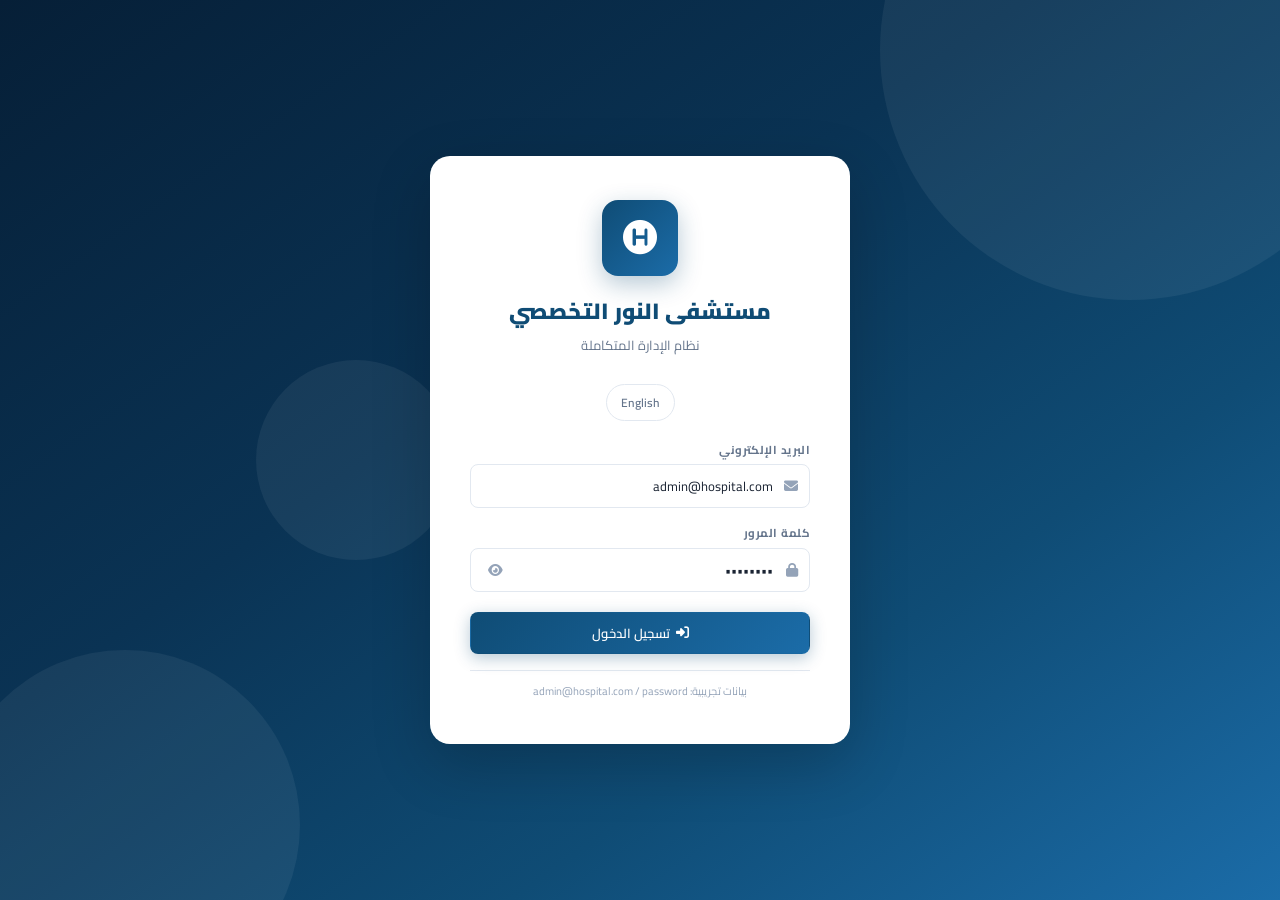
<file: hospital-frontend/html/index.html>
<!DOCTYPE html>
<html lang="ar" dir="rtl" data-lang="ar">
<head>
<meta charset="UTF-8">
<meta name="viewport" content="width=device-width, initial-scale=1.0">
<title data-ar="مستشفى النور التخصصي" data-en="Al-Nour Specialist Hospital">مستشفى النور التخصصي</title>
<link rel="preconnect" href="https://fonts.googleapis.com">
<link href="https://fonts.googleapis.com/css2?family=Cairo:wght@300;400;500;600;700;900&family=Tajawal:wght@300;400;500;700&family=Inter:wght@300;400;500;600;700&display=swap" rel="stylesheet">
<link rel="stylesheet" href="https://cdnjs.cloudflare.com/ajax/libs/font-awesome/6.5.0/css/all.min.css">
<link rel="stylesheet" href="../css/style.css">
<link rel="stylesheet" href="../css/components.css">
<link rel="stylesheet" href="../css/rtl.css">
</head>
<body>

<!-- TOAST NOTIFICATIONS -->
<div class="toast-container" id="toasts"></div>

<!-- ====== LOGIN PAGE ====== -->
<div id="loginPage">
  <div class="login-bg">
    <div class="login-shapes">
      <div class="shape shape-1"></div>
      <div class="shape shape-2"></div>
      <div class="shape shape-3"></div>
    </div>
    <div class="login-card">
      <div class="login-header">
        <div class="login-logo">
          <i class="fas fa-hospital-symbol"></i>
        </div>
        <h1 class="login-title" data-ar="مستشفى النور التخصصي" data-en="Al-Nour Specialist Hospital">مستشفى النور التخصصي</h1>
        <p class="login-sub" data-ar="نظام الإدارة المتكاملة" data-en="Integrated Management System">نظام الإدارة المتكاملة</p>
      </div>

      <div class="lang-toggle-wrap">
        <button class="lang-toggle" onclick="toggleLang()" id="langBtn">
          <i class="fas fa-globe"></i>
          <span id="langLabel">English</span>
        </button>
      </div>

      <div id="loginAlert"></div>

      <div class="login-form">
        <div class="form-group">
          <label class="form-label" data-ar="البريد الإلكتروني" data-en="Email Address">البريد الإلكتروني</label>
          <div class="input-icon-wrap">
            <i class="fas fa-envelope input-icon"></i>
            <input type="email" id="loginEmail" class="has-icon" placeholder="admin@hospital.com" value="admin@hospital.com">
          </div>
        </div>
        <div class="form-group">
          <label class="form-label" data-ar="كلمة المرور" data-en="Password">كلمة المرور</label>
          <div class="input-icon-wrap">
            <i class="fas fa-lock input-icon"></i>
            <input type="password" id="loginPassword" class="has-icon" placeholder="••••••••" value="password">
            <button class="toggle-pw" onclick="togglePw()" type="button"><i class="fas fa-eye" id="pwEye"></i></button>
          </div>
        </div>
        <button class="btn btn-login" id="loginBtn" onclick="doLogin()">
          <i class="fas fa-sign-in-alt"></i>
          <span data-ar="تسجيل الدخول" data-en="Sign In">تسجيل الدخول</span>
        </button>
      </div>

      <div class="login-demo">
        <span data-ar="بيانات تجريبية:" data-en="Demo credentials:">بيانات تجريبية:</span>
        admin@hospital.com / password
      </div>
    </div>
  </div>
</div>

<!-- ====== APP ====== -->
<div id="appPage" style="display:none">

  <!-- SIDEBAR -->
  <aside class="sidebar" id="sidebar">
    <div class="sidebar-logo">
      <div class="logo-icon"><i class="fas fa-hospital-symbol"></i></div>
      <div class="logo-text">
        <span class="logo-name" data-ar="النور التخصصي" data-en="Al-Nour Hospital">النور التخصصي</span>
        <span class="logo-sub" data-ar="نظام الإدارة" data-en="Management System">نظام الإدارة</span>
      </div>
    </div>

    <nav class="sidebar-nav">
      <span class="nav-label" data-ar="الرئيسية" data-en="Main">الرئيسية</span>
      <a class="nav-item active" data-page="dashboard" onclick="showPage('dashboard')">
        <span class="nav-icon"><i class="fas fa-chart-pie"></i></span>
        <span data-ar="لوحة التحكم" data-en="Dashboard">لوحة التحكم</span>
      </a>

      <span class="nav-label" data-ar="إدارة المستشفى" data-en="Hospital Management">إدارة المستشفى</span>
      <a class="nav-item" data-page="appointments" onclick="showPage('appointments')">
        <span class="nav-icon"><i class="fas fa-calendar-check"></i></span>
        <span data-ar="المواعيد" data-en="Appointments">المواعيد</span>
        <span class="nav-badge" id="pendingBadge" style="display:none"></span>
      </a>
      <a class="nav-item" data-page="patients" onclick="showPage('patients')">
        <span class="nav-icon"><i class="fas fa-user-injured"></i></span>
        <span data-ar="المرضى" data-en="Patients">المرضى</span>
      </a>
      <a class="nav-item" data-page="doctors" onclick="showPage('doctors')">
        <span class="nav-icon"><i class="fas fa-user-md"></i></span>
        <span data-ar="الأطباء" data-en="Doctors">الأطباء</span>
      </a>
      <a class="nav-item" data-page="departments" onclick="showPage('departments')">
        <span class="nav-icon"><i class="fas fa-hospital-alt"></i></span>
        <span data-ar="الأقسام" data-en="Departments">الأقسام</span>
      </a>

      <span class="nav-label" data-ar="التواصل والمحتوى" data-en="Communication">التواصل والمحتوى</span>
      <a class="nav-item" data-page="messages" onclick="showPage('messages')">
        <span class="nav-icon"><i class="fas fa-envelope"></i></span>
        <span data-ar="الرسائل" data-en="Messages">الرسائل</span>
        <span class="nav-badge danger" id="msgBadge" style="display:none"></span>
      </a>
      <a class="nav-item" data-page="news" onclick="showPage('news')">
        <span class="nav-icon"><i class="fas fa-newspaper"></i></span>
        <span data-ar="الأخبار" data-en="News">الأخبار</span>
      </a>
    </nav>

    <div class="sidebar-footer">
      <div class="user-card">
        <div class="user-avatar" id="userAvatar">A</div>
        <div class="user-info">
          <div class="user-name" id="userName">—</div>
          <div class="user-role" id="userRole">—</div>
        </div>
        <button class="btn-logout" onclick="doLogout()" title="Logout">
          <i class="fas fa-sign-out-alt"></i>
        </button>
      </div>
    </div>
  </aside>

  <!-- MAIN -->
  <main class="main" id="mainContent">

    <!-- TOPBAR -->
    <header class="topbar">
      <button class="sidebar-toggle" onclick="toggleSidebar()" id="sidebarToggle">
        <i class="fas fa-bars"></i>
      </button>

      <div class="topbar-title-wrap">
        <h1 class="topbar-title" id="pageTitle">لوحة التحكم</h1>
        <p class="topbar-sub" id="pageSubtitle"></p>
      </div>

      <div class="topbar-right">
        <button class="topbar-btn" onclick="toggleLang()" title="Switch Language">
          <i class="fas fa-globe"></i>
          <span class="topbar-lang" id="topLangLabel">EN</span>
        </button>
        <button class="topbar-btn" onclick="refreshCurrent()">
          <i class="fas fa-sync-alt" id="refreshIcon"></i>
        </button>
        <div class="topbar-user-mini">
          <div class="user-avatar sm" id="topUserAvatar">A</div>
        </div>
      </div>
    </header>

    <!-- PAGES CONTAINER -->
    <div class="page-container">

      <!-- ===== DASHBOARD ===== -->
      <section id="page-dashboard" class="page active">
        <div class="stats-grid" id="statsGrid">
          <div class="stat-card blue" onclick="showPage('patients')">
            <div class="stat-top">
              <div class="stat-icon"><i class="fas fa-users"></i></div>
              <div class="stat-value" id="s-patients"><div class="skeleton w60"></div></div>
            </div>
            <div class="stat-label" data-ar="إجمالي المرضى" data-en="Total Patients">إجمالي المرضى</div>
          </div>
          <div class="stat-card teal" onclick="showPage('doctors')">
            <div class="stat-top">
              <div class="stat-icon"><i class="fas fa-user-md"></i></div>
              <div class="stat-value" id="s-doctors"><div class="skeleton w60"></div></div>
            </div>
            <div class="stat-label" data-ar="الأطباء النشطين" data-en="Active Doctors">الأطباء النشطين</div>
          </div>
          <div class="stat-card amber" onclick="showPage('appointments')">
            <div class="stat-top">
              <div class="stat-icon"><i class="fas fa-calendar-day"></i></div>
              <div class="stat-value" id="s-today"><div class="skeleton w60"></div></div>
            </div>
            <div class="stat-label" data-ar="مواعيد اليوم" data-en="Today's Appointments">مواعيد اليوم</div>
          </div>
          <div class="stat-card pink" onclick="showPage('appointments')">
            <div class="stat-top">
              <div class="stat-icon"><i class="fas fa-clock"></i></div>
              <div class="stat-value" id="s-pending"><div class="skeleton w60"></div></div>
            </div>
            <div class="stat-label" data-ar="مواعيد معلقة" data-en="Pending Appointments">مواعيد معلقة</div>
          </div>
          <div class="stat-card purple" onclick="">
            <div class="stat-top">
              <div class="stat-icon"><i class="fas fa-bed"></i></div>
              <div class="stat-value" id="s-rooms"><div class="skeleton w60"></div></div>
            </div>
            <div class="stat-label" data-ar="غرف مشغولة" data-en="Occupied Rooms">غرف مشغولة</div>
          </div>
          <div class="stat-card red" onclick="showPage('messages')">
            <div class="stat-top">
              <div class="stat-icon"><i class="fas fa-envelope"></i></div>
              <div class="stat-value" id="s-msgs"><div class="skeleton w60"></div></div>
            </div>
            <div class="stat-label" data-ar="رسائل جديدة" data-en="New Messages">رسائل جديدة</div>
          </div>
          <div class="stat-card green" onclick="showPage('departments')">
            <div class="stat-top">
              <div class="stat-icon"><i class="fas fa-hospital-alt"></i></div>
              <div class="stat-value" id="s-depts"><div class="skeleton w60"></div></div>
            </div>
            <div class="stat-label" data-ar="الأقسام النشطة" data-en="Active Departments">الأقسام النشطة</div>
          </div>
        </div>

        <div class="dash-grid">
          <div class="card">
            <div class="card-header">
              <div class="card-title">
                <i class="fas fa-calendar-check accent-icon"></i>
                <span data-ar="آخر المواعيد" data-en="Recent Appointments">آخر المواعيد</span>
              </div>
              <button class="btn btn-sm btn-ghost" onclick="showPage('appointments')" data-ar="عرض الكل" data-en="View All">عرض الكل</button>
            </div>
            <div id="dashAppts" class="dash-list"></div>
          </div>

          <div class="card">
            <div class="card-header">
              <div class="card-title">
                <i class="fas fa-user-md accent-icon"></i>
                <span data-ar="أطباء المناوبة" data-en="On-Duty Doctors">أطباء المناوبة</span>
              </div>
              <button class="btn btn-sm btn-ghost" onclick="showPage('doctors')" data-ar="عرض الكل" data-en="View All">عرض الكل</button>
            </div>
            <div id="dashDoctors" class="dash-list"></div>
          </div>
        </div>

        <div class="card mt-20">
          <div class="card-header">
            <div class="card-title">
              <i class="fas fa-envelope accent-icon"></i>
              <span data-ar="آخر الرسائل" data-en="Recent Messages">آخر الرسائل</span>
            </div>
            <button class="btn btn-sm btn-ghost" onclick="showPage('messages')" data-ar="عرض الكل" data-en="View All">عرض الكل</button>
          </div>
          <div id="dashMsgs" class="msg-list"></div>
        </div>
      </section>

      <!-- ===== APPOINTMENTS ===== -->
      <section id="page-appointments" class="page">
        <div class="toolbar">
          <div class="toolbar-right">
            <div class="search-wrap">
              <i class="fas fa-search"></i>
              <input type="text" id="apptSearch" data-ar-placeholder="بحث..." data-en-placeholder="Search..." placeholder="بحث..." oninput="filterAppointments()">
            </div>
            <select id="apptStatus" onchange="loadAppointments()">
              <option value="" data-ar="كل الحالات" data-en="All Statuses">كل الحالات</option>
              <option value="pending" data-ar="معلق" data-en="Pending">معلق</option>
              <option value="confirmed" data-ar="مؤكد" data-en="Confirmed">مؤكد</option>
              <option value="completed" data-ar="مكتمل" data-en="Completed">مكتمل</option>
              <option value="cancelled" data-ar="ملغي" data-en="Cancelled">ملغي</option>
            </select>
            <input type="date" id="apptDate" onchange="loadAppointments()">
          </div>
          <button class="btn btn-primary" onclick="openModal('modalNewAppt')">
            <i class="fas fa-plus"></i>
            <span data-ar="موعد جديد" data-en="New Appointment">موعد جديد</span>
          </button>
        </div>

        <div class="card">
          <div class="card-header">
            <div class="card-title">
              <span data-ar="جدول المواعيد" data-en="Appointments Schedule">جدول المواعيد</span>
              <span class="count-badge" id="apptCount"></span>
            </div>
          </div>
          <div class="table-wrap">
            <table id="apptTableEl">
              <thead>
                <tr>
                  <th data-ar="#" data-en="#">#</th>
                  <th data-ar="المريض/الزائر" data-en="Patient/Guest">المريض/الزائر</th>
                  <th data-ar="الطبيب" data-en="Doctor">الطبيب</th>
                  <th data-ar="القسم" data-en="Dept.">القسم</th>
                  <th data-ar="التاريخ" data-en="Date">التاريخ</th>
                  <th data-ar="الوقت" data-en="Time">الوقت</th>
                  <th data-ar="الحالة" data-en="Status">الحالة</th>
                  <th data-ar="النوع" data-en="Type">النوع</th>
                  <th data-ar="إجراءات" data-en="Actions">إجراءات</th>
                </tr>
              </thead>
              <tbody id="apptTable">
                <tr><td colspan="9" class="loading-cell"><div class="spinner"></div></td></tr>
              </tbody>
            </table>
          </div>
        </div>
      </section>

      <!-- ===== PATIENTS ===== -->
      <section id="page-patients" class="page">
        <div class="toolbar">
          <div class="toolbar-right">
            <div class="search-wrap">
              <i class="fas fa-search"></i>
              <input type="text" id="patSearch" data-ar-placeholder="بحث بالاسم أو الهاتف..." data-en-placeholder="Search by name or phone..." placeholder="بحث بالاسم أو الهاتف..." oninput="searchPatients()">
            </div>
          </div>
          <button class="btn btn-primary" onclick="openModal('modalNewPatient')">
            <i class="fas fa-user-plus"></i>
            <span data-ar="إضافة مريض" data-en="Add Patient">إضافة مريض</span>
          </button>
        </div>

        <div class="card">
          <div class="card-header">
            <div class="card-title">
              <span data-ar="سجل المرضى" data-en="Patient Registry">سجل المرضى</span>
              <span class="count-badge" id="patCount"></span>
            </div>
          </div>
          <div class="table-wrap">
            <table>
              <thead>
                <tr>
                  <th data-ar="#" data-en="#">#</th>
                  <th data-ar="الاسم" data-en="Name">الاسم</th>
                  <th data-ar="الجنس" data-en="Gender">الجنس</th>
                  <th data-ar="فصيلة الدم" data-en="Blood Type">فصيلة الدم</th>
                  <th data-ar="الهاتف" data-en="Phone">الهاتف</th>
                  <th data-ar="تاريخ الميلاد" data-en="Date of Birth">تاريخ الميلاد</th>
                  <th data-ar="تاريخ التسجيل" data-en="Registration">تاريخ التسجيل</th>
                  <th data-ar="إجراءات" data-en="Actions">إجراءات</th>
                </tr>
              </thead>
              <tbody id="patTable">
                <tr><td colspan="8" class="loading-cell"><div class="spinner"></div></td></tr>
              </tbody>
            </table>
          </div>
        </div>
      </section>

      <!-- ===== DOCTORS ===== -->
      <section id="page-doctors" class="page">
        <div class="toolbar">
          <div class="toolbar-right">
            <div class="search-wrap">
              <i class="fas fa-search"></i>
              <input type="text" id="docSearch" data-ar-placeholder="بحث بالاسم أو التخصص..." data-en-placeholder="Search by name or specialty..." placeholder="بحث..." oninput="searchDoctors()">
            </div>
            <select id="docDeptFilter" onchange="loadDoctors()">
              <option value="" data-ar="كل الأقسام" data-en="All Departments">كل الأقسام</option>
            </select>
          </div>
        </div>
        <div id="docGrid" class="doc-grid">
          <div class="empty-full"><div class="spinner"></div></div>
        </div>
      </section>

      <!-- ===== DEPARTMENTS ===== -->
      <section id="page-departments" class="page">
        <div id="deptGrid" class="dept-grid">
          <div class="empty-full"><div class="spinner"></div></div>
        </div>
      </section>

      <!-- ===== MESSAGES ===== -->
      <section id="page-messages" class="page">
        <div class="toolbar">
          <div class="toolbar-right">
            <select id="msgStatus" onchange="loadMessages()">
              <option value="" data-ar="كل الرسائل" data-en="All Messages">كل الرسائل</option>
              <option value="new" data-ar="جديدة" data-en="New">جديدة</option>
              <option value="read" data-ar="مقروءة" data-en="Read">مقروءة</option>
              <option value="replied" data-ar="تم الرد" data-en="Replied">تم الرد</option>
            </select>
          </div>
        </div>
        <div class="card">
          <div class="card-header">
            <div class="card-title">
              <span data-ar="رسائل التواصل" data-en="Contact Messages">رسائل التواصل</span>
            </div>
          </div>
          <div class="table-wrap">
            <table>
              <thead>
                <tr>
                  <th data-ar="#" data-en="#">#</th>
                  <th data-ar="المرسل" data-en="Sender">المرسل</th>
                  <th data-ar="البريد" data-en="Email">البريد</th>
                  <th data-ar="الموضوع" data-en="Subject">الموضوع</th>
                  <th data-ar="الرسالة" data-en="Message">الرسالة</th>
                  <th data-ar="الحالة" data-en="Status">الحالة</th>
                  <th data-ar="التاريخ" data-en="Date">التاريخ</th>
                  <th data-ar="إجراءات" data-en="Actions">إجراءات</th>
                </tr>
              </thead>
              <tbody id="msgTable">
                <tr><td colspan="8" class="loading-cell"><div class="spinner"></div></td></tr>
              </tbody>
            </table>
          </div>
        </div>
      </section>

      <!-- ===== NEWS ===== -->
      <section id="page-news" class="page">
        <div class="toolbar" style="justify-content:flex-end">
          <button class="btn btn-primary" onclick="openModal('modalNewNews')">
            <i class="fas fa-plus"></i>
            <span data-ar="خبر جديد" data-en="New Article">خبر جديد</span>
          </button>
        </div>
        <div id="newsGrid" class="news-grid">
          <div class="empty-full"><div class="spinner"></div></div>
        </div>
      </section>

    </div><!-- /page-container -->
  </main>
</div><!-- /appPage -->

<!-- ====== MODALS ====== -->

<!-- NEW APPOINTMENT -->
<div class="modal-overlay" id="modalNewAppt">
  <div class="modal">
    <div class="modal-header">
      <h2 class="modal-title"><i class="fas fa-calendar-plus"></i> <span data-ar="حجز موعد جديد" data-en="Book New Appointment">حجز موعد جديد</span></h2>
      <button class="modal-close" onclick="closeModal('modalNewAppt')"><i class="fas fa-times"></i></button>
    </div>
    <div class="modal-body">
      <div class="form-grid">
        <div class="form-group">
          <label class="form-label" data-ar="الطبيب *" data-en="Doctor *">الطبيب *</label>
          <select id="apptDoctorId"><option value="" data-ar="اختر الطبيب..." data-en="Select Doctor...">اختر الطبيب...</option></select>
        </div>
        <div class="form-group">
          <label class="form-label" data-ar="القسم" data-en="Department">القسم</label>
          <select id="apptDeptId"><option value="" data-ar="اختر القسم..." data-en="Select Department...">اختر القسم...</option></select>
        </div>
        <div class="form-group">
          <label class="form-label" data-ar="التاريخ *" data-en="Date *">التاريخ *</label>
          <input type="date" id="apptDateNew">
        </div>
        <div class="form-group">
          <label class="form-label" data-ar="الوقت *" data-en="Time *">الوقت *</label>
          <input type="time" id="apptTimeNew">
        </div>
        <div class="form-group">
          <label class="form-label" data-ar="نوع الزيارة" data-en="Visit Type">نوع الزيارة</label>
          <select id="apptType">
            <option value="new" data-ar="زيارة جديدة" data-en="New Visit">زيارة جديدة</option>
            <option value="follow_up" data-ar="متابعة" data-en="Follow-up">متابعة</option>
          </select>
        </div>
        <div class="form-group">
          <label class="form-label" data-ar="اسم الزائر *" data-en="Guest Name *">اسم الزائر *</label>
          <input type="text" id="apptGuestName" data-ar-placeholder="الاسم بالكامل" data-en-placeholder="Full Name" placeholder="الاسم بالكامل">
        </div>
        <div class="form-group">
          <label class="form-label" data-ar="هاتف الزائر *" data-en="Guest Phone *">هاتف الزائر *</label>
          <input type="tel" id="apptGuestPhone" placeholder="05xxxxxxxx">
        </div>
        <div class="form-group full">
          <label class="form-label" data-ar="ملاحظات" data-en="Notes">ملاحظات</label>
          <textarea id="apptNotes" data-ar-placeholder="أي معلومات إضافية..." data-en-placeholder="Any additional information..." placeholder="ملاحظات..."></textarea>
        </div>
      </div>
    </div>
    <div class="modal-footer">
      <button class="btn btn-ghost" onclick="closeModal('modalNewAppt')" data-ar="إلغاء" data-en="Cancel">إلغاء</button>
      <button class="btn btn-primary" onclick="createAppointment()"><i class="fas fa-check"></i> <span data-ar="حجز الموعد" data-en="Book Appointment">حجز الموعد</span></button>
    </div>
  </div>
</div>

<!-- NEW PATIENT -->
<div class="modal-overlay" id="modalNewPatient">
  <div class="modal modal-lg">
    <div class="modal-header">
      <h2 class="modal-title"><i class="fas fa-user-plus"></i> <span data-ar="إضافة مريض جديد" data-en="Add New Patient">إضافة مريض جديد</span></h2>
      <button class="modal-close" onclick="closeModal('modalNewPatient')"><i class="fas fa-times"></i></button>
    </div>
    <div class="modal-body">
      <div class="form-section-title" data-ar="البيانات الأساسية" data-en="Basic Information">البيانات الأساسية</div>
      <div class="form-grid">
        <div class="form-group">
          <label class="form-label" data-ar="الاسم بالعربية *" data-en="Name in Arabic *">الاسم بالعربية *</label>
          <input type="text" id="patNameAr" data-ar-placeholder="الاسم الرباعي" data-en-placeholder="Full name in Arabic" placeholder="الاسم الرباعي">
        </div>
        <div class="form-group">
          <label class="form-label" data-ar="الاسم بالإنجليزية" data-en="Name in English">الاسم بالإنجليزية</label>
          <input type="text" id="patNameEn" placeholder="Full Name in English">
        </div>
        <div class="form-group">
          <label class="form-label" data-ar="الجنس *" data-en="Gender *">الجنس *</label>
          <select id="patGender">
            <option value="male" data-ar="ذكر" data-en="Male">ذكر</option>
            <option value="female" data-ar="أنثى" data-en="Female">أنثى</option>
          </select>
        </div>
        <div class="form-group">
          <label class="form-label" data-ar="رقم الهوية الوطنية" data-en="National ID">رقم الهوية الوطنية</label>
          <input type="text" id="patNationalId" placeholder="10 digits">
        </div>
        <div class="form-group">
          <label class="form-label" data-ar="الهاتف *" data-en="Phone *">الهاتف *</label>
          <input type="tel" id="patPhone" placeholder="05xxxxxxxx">
        </div>
        <div class="form-group">
          <label class="form-label" data-ar="البريد الإلكتروني" data-en="Email">البريد الإلكتروني</label>
          <input type="email" id="patEmail" placeholder="email@example.com">
        </div>
        <div class="form-group">
          <label class="form-label" data-ar="تاريخ الميلاد" data-en="Date of Birth">تاريخ الميلاد</label>
          <input type="date" id="patDOB">
        </div>
        <div class="form-group">
          <label class="form-label" data-ar="فصيلة الدم" data-en="Blood Type">فصيلة الدم</label>
          <select id="patBlood">
            <option value="" data-ar="غير محدد" data-en="Not specified">غير محدد</option>
            <option value="A+">A+</option><option value="A-">A-</option>
            <option value="B+">B+</option><option value="B-">B-</option>
            <option value="AB+">AB+</option><option value="AB-">AB-</option>
            <option value="O+">O+</option><option value="O-">O-</option>
          </select>
        </div>
        <div class="form-group full">
          <label class="form-label" data-ar="العنوان" data-en="Address">العنوان</label>
          <input type="text" id="patAddress" data-ar-placeholder="المدينة، الحي، الشارع" data-en-placeholder="City, District, Street">
        </div>
      </div>
      <div class="form-section-title mt-16" data-ar="المعلومات الطبية" data-en="Medical Information">المعلومات الطبية</div>
      <div class="form-grid">
        <div class="form-group">
          <label class="form-label" data-ar="الحساسية" data-en="Allergies">الحساسية</label>
          <input type="text" id="patAllergies" data-ar-placeholder="إن وجدت" data-en-placeholder="If any">
        </div>
        <div class="form-group">
          <label class="form-label" data-ar="الأمراض المزمنة" data-en="Chronic Diseases">الأمراض المزمنة</label>
          <input type="text" id="patChronic" data-ar-placeholder="إن وجدت" data-en-placeholder="If any">
        </div>
        <div class="form-group">
          <label class="form-label" data-ar="اسم جهة الطوارئ" data-en="Emergency Contact Name">اسم جهة الطوارئ</label>
          <input type="text" id="patEmergencyName">
        </div>
        <div class="form-group">
          <label class="form-label" data-ar="هاتف الطوارئ" data-en="Emergency Phone">هاتف الطوارئ</label>
          <input type="tel" id="patEmergencyPhone">
        </div>
      </div>
    </div>
    <div class="modal-footer">
      <button class="btn btn-ghost" onclick="closeModal('modalNewPatient')" data-ar="إلغاء" data-en="Cancel">إلغاء</button>
      <button class="btn btn-primary" onclick="createPatient()"><i class="fas fa-check"></i> <span data-ar="إضافة المريض" data-en="Add Patient">إضافة المريض</span></button>
    </div>
  </div>
</div>

<!-- EDIT APPOINTMENT STATUS -->
<div class="modal-overlay" id="modalEditAppt">
  <div class="modal modal-sm">
    <div class="modal-header">
      <h2 class="modal-title"><i class="fas fa-edit"></i> <span data-ar="تحديث الموعد" data-en="Update Appointment">تحديث الموعد</span></h2>
      <button class="modal-close" onclick="closeModal('modalEditAppt')"><i class="fas fa-times"></i></button>
    </div>
    <div class="modal-body">
      <input type="hidden" id="editApptId">
      <div class="form-group mb-16">
        <label class="form-label" data-ar="الحالة الجديدة" data-en="New Status">الحالة الجديدة</label>
        <select id="editApptStatus">
          <option value="pending" data-ar="معلق" data-en="Pending">معلق</option>
          <option value="confirmed" data-ar="مؤكد" data-en="Confirmed">مؤكد</option>
          <option value="completed" data-ar="مكتمل" data-en="Completed">مكتمل</option>
          <option value="cancelled" data-ar="ملغي" data-en="Cancelled">ملغي</option>
        </select>
      </div>
      <div class="form-group">
        <label class="form-label" data-ar="ملاحظات" data-en="Notes">ملاحظات</label>
        <textarea id="editApptNotes"></textarea>
      </div>
    </div>
    <div class="modal-footer">
      <button class="btn btn-ghost" onclick="closeModal('modalEditAppt')" data-ar="إلغاء" data-en="Cancel">إلغاء</button>
      <button class="btn btn-primary" onclick="updateAppointment()"><i class="fas fa-save"></i> <span data-ar="حفظ" data-en="Save">حفظ</span></button>
    </div>
  </div>
</div>

<!-- PATIENT DETAIL -->
<div class="modal-overlay" id="modalPatientDetail">
  <div class="modal modal-xl">
    <div class="modal-header">
      <h2 class="modal-title"><i class="fas fa-user-injured"></i> <span data-ar="ملف المريض" data-en="Patient Record">ملف المريض</span></h2>
      <button class="modal-close" onclick="closeModal('modalPatientDetail')"><i class="fas fa-times"></i></button>
    </div>
    <div class="modal-body" id="patientDetailBody">
      <div class="empty-full"><div class="spinner"></div></div>
    </div>
  </div>
</div>

<!-- NEW NEWS -->
<div class="modal-overlay" id="modalNewNews">
  <div class="modal modal-lg">
    <div class="modal-header">
      <h2 class="modal-title"><i class="fas fa-newspaper"></i> <span data-ar="إضافة خبر جديد" data-en="Add New Article">إضافة خبر جديد</span></h2>
      <button class="modal-close" onclick="closeModal('modalNewNews')"><i class="fas fa-times"></i></button>
    </div>
    <div class="modal-body">
      <div class="form-grid">
        <div class="form-group full">
          <label class="form-label" data-ar="العنوان بالعربية *" data-en="Arabic Title *">العنوان بالعربية *</label>
          <input type="text" id="newsTitleAr" data-ar-placeholder="عنوان الخبر بالعربية" data-en-placeholder="News title in Arabic">
        </div>
        <div class="form-group full">
          <label class="form-label" data-ar="العنوان بالإنجليزية" data-en="English Title">العنوان بالإنجليزية</label>
          <input type="text" id="newsTitleEn" placeholder="News title in English">
        </div>
        <div class="form-group">
          <label class="form-label" data-ar="التصنيف" data-en="Category">التصنيف</label>
          <input type="text" id="newsCategory" data-ar-placeholder="مثال: طبي، تقني..." data-en-placeholder="e.g. Medical, Technology...">
        </div>
        <div class="form-group">
          <label class="form-label" data-ar="رابط الصورة" data-en="Image URL">رابط الصورة</label>
          <input type="text" id="newsImage" placeholder="https://...">
        </div>
        <div class="form-group full">
          <label class="form-label" data-ar="المحتوى *" data-en="Content *">المحتوى *</label>
          <textarea id="newsContent" style="min-height:120px" data-ar-placeholder="محتوى الخبر..." data-en-placeholder="Article content..."></textarea>
        </div>
        <div class="form-group">
          <label class="form-label" data-ar="النشر الفوري" data-en="Immediate Publish">النشر الفوري</label>
          <select id="newsPublish">
            <option value="1" data-ar="نعم - نشر الآن" data-en="Yes - Publish Now">نعم - نشر الآن</option>
            <option value="0" data-ar="لا - حفظ كمسودة" data-en="No - Save as Draft">لا - حفظ كمسودة</option>
          </select>
        </div>
      </div>
    </div>
    <div class="modal-footer">
      <button class="btn btn-ghost" onclick="closeModal('modalNewNews')" data-ar="إلغاء" data-en="Cancel">إلغاء</button>
      <button class="btn btn-primary" onclick="createNews()"><i class="fas fa-check"></i> <span data-ar="نشر الخبر" data-en="Publish">نشر الخبر</span></button>
    </div>
  </div>
</div>

<!-- SCRIPTS -->
<script src="../js/api.js"></script>
<script src="../js/i18n.js"></script>
<script src="../js/app.js"></script>
</body>
</html>
</file>
<file: hospital-frontend/css/style.css>
/* ============================================
   style.css - مستشفى النور التخصصي
   Main Stylesheet
   ============================================ */

@import url('https://fonts.googleapis.com/css2?family=Cairo:wght@300;400;500;600;700;900&family=Inter:wght@300;400;500;600;700&display=swap');

/* ===== CSS VARIABLES ===== */
:root {
  --primary:       #0f4c75;
  --primary-light: #1b6ca8;
  --primary-dark:  #0a3354;
  --primary-xdark: #061f37;
  --accent:        #00b4d8;
  --accent-dark:   #0096b7;
  --accent-light:  #90e0ef;

  --success:  #06d6a0;
  --warning:  #ffd166;
  --danger:   #ef476f;
  --info:     #118ab2;

  /* Surfaces */
  --bg:        #f0f4f8;
  --surface:   #ffffff;
  --surface-2: #f8fafc;
  --surface-3: #f1f5f9;

  /* Text */
  --text:       #1a2332;
  --text-muted: #64748b;
  --text-light: #94a3b8;
  --text-inv:   #ffffff;

  /* Borders */
  --border:      #e2e8f0;
  --border-dark: #cbd5e1;

  /* Shadows */
  --shadow-xs: 0 1px 2px rgba(0,0,0,0.05);
  --shadow-sm: 0 1px 3px rgba(0,0,0,0.08), 0 2px 8px rgba(15,76,117,0.05);
  --shadow-md: 0 4px 16px rgba(15,76,117,0.1);
  --shadow-lg: 0 8px 32px rgba(15,76,117,0.15);
  --shadow-xl: 0 20px 60px rgba(0,0,0,0.2);

  /* Layout */
  --sidebar-w:  260px;
  --topbar-h:   64px;
  --radius-xs:  4px;
  --radius-sm:  8px;
  --radius-md:  12px;
  --radius-lg:  16px;
  --radius-xl:  20px;
  --radius-full: 9999px;

  /* Typography */
  --font-ar: 'Cairo', sans-serif;
  --font-en: 'Inter', sans-serif;
  --font: var(--font-ar);

  /* Transitions */
  --transition: 0.2s ease;
  --transition-slow: 0.35s ease;
}

/* ===== RESET ===== */
*, *::before, *::after {
  margin: 0;
  padding: 0;
  box-sizing: border-box;
}

html { scroll-behavior: smooth; }

body {
  font-family: var(--font-ar);
  background: var(--bg);
  color: var(--text);
  min-height: 100vh;
  font-size: 14px;
  line-height: 1.6;
  overflow-x: hidden;
}

body[data-lang="en"] {
  font-family: var(--font-en);
}

a { text-decoration: none; color: inherit; }
button { font-family: inherit; cursor: pointer; }
img { max-width: 100%; }

/* ===== SCROLLBAR ===== */
::-webkit-scrollbar { width: 6px; height: 6px; }
::-webkit-scrollbar-track { background: transparent; }
::-webkit-scrollbar-thumb { background: var(--border-dark); border-radius: var(--radius-full); }
::-webkit-scrollbar-thumb:hover { background: var(--text-light); }

/* ===== LOGIN ===== */
#loginPage {
  min-height: 100vh;
}

.login-bg {
  min-height: 100vh;
  background: linear-gradient(145deg, var(--primary-xdark) 0%, var(--primary-dark) 40%, var(--primary) 70%, var(--primary-light) 100%);
  display: flex;
  align-items: center;
  justify-content: center;
  padding: 20px;
  position: relative;
  overflow: hidden;
}

.login-shapes { position: absolute; inset: 0; pointer-events: none; }
.shape {
  position: absolute;
  border-radius: 50%;
  opacity: 0.06;
  background: white;
}
.shape-1 { width: 500px; height: 500px; top: -200px; right: -100px; }
.shape-2 { width: 350px; height: 350px; bottom: -100px; left: -50px; }
.shape-3 { width: 200px; height: 200px; top: 40%; left: 20%; }

.login-card {
  background: var(--surface);
  border-radius: var(--radius-xl);
  padding: 44px 40px;
  width: 100%;
  max-width: 420px;
  box-shadow: var(--shadow-xl);
  position: relative;
  z-index: 1;
  animation: slideUp 0.4s ease;
}

@keyframes slideUp {
  from { transform: translateY(30px); opacity: 0; }
  to   { transform: translateY(0); opacity: 1; }
}

.login-header { text-align: center; margin-bottom: 28px; }

.login-logo {
  width: 76px; height: 76px;
  background: linear-gradient(135deg, var(--primary) 0%, var(--primary-light) 100%);
  border-radius: var(--radius-lg);
  display: flex; align-items: center; justify-content: center;
  font-size: 34px; color: white;
  margin: 0 auto 18px;
  box-shadow: 0 8px 24px rgba(15,76,117,0.3);
}

.login-title {
  font-size: 22px;
  font-weight: 900;
  color: var(--primary);
  margin-bottom: 6px;
}

.login-sub {
  font-size: 13px;
  color: var(--text-muted);
}

.lang-toggle-wrap {
  display: flex;
  justify-content: center;
  margin-bottom: 20px;
}

.lang-toggle {
  display: inline-flex;
  align-items: center;
  gap: 6px;
  padding: 6px 14px;
  border: 1.5px solid var(--border);
  border-radius: var(--radius-full);
  background: transparent;
  font-size: 12px;
  font-weight: 600;
  color: var(--text-muted);
  transition: all var(--transition);
}
.lang-toggle:hover { border-color: var(--primary); color: var(--primary); }

.login-form { display: flex; flex-direction: column; gap: 16px; margin-bottom: 16px; }

.input-icon-wrap { position: relative; }
.input-icon {
  position: absolute;
  top: 50%; transform: translateY(-50%);
  color: var(--text-light);
  font-size: 14px;
  pointer-events: none;
  z-index: 1;
}
.toggle-pw {
  position: absolute;
  top: 50%; transform: translateY(-50%);
  border: none;
  background: transparent;
  color: var(--text-light);
  font-size: 13px;
  padding: 4px 8px;
  transition: color var(--transition);
}
.toggle-pw:hover { color: var(--primary); }

.btn-login {
  width: 100%;
  padding: 13px;
  background: linear-gradient(135deg, var(--primary) 0%, var(--primary-light) 100%);
  color: white;
  border: none;
  border-radius: var(--radius-sm);
  font-size: 15px;
  font-weight: 700;
  display: flex;
  align-items: center;
  justify-content: center;
  gap: 8px;
  transition: all var(--transition);
  box-shadow: 0 4px 16px rgba(15,76,117,0.3);
  margin-top: 4px;
}
.btn-login:hover { box-shadow: 0 6px 24px rgba(15,76,117,0.45); transform: translateY(-1px); }
.btn-login:active { transform: translateY(0); }
.btn-login:disabled { opacity: 0.7; cursor: not-allowed; }

.login-demo {
  text-align: center;
  font-size: 11px;
  color: var(--text-light);
  padding-top: 12px;
  border-top: 1px solid var(--border);
}

/* ===== SIDEBAR ===== */
.sidebar {
  position: fixed;
  top: 0;
  height: 100vh;
  width: var(--sidebar-w);
  background: var(--primary-xdark);
  display: flex;
  flex-direction: column;
  z-index: 100;
  transition: transform var(--transition-slow);
}

.sidebar-logo {
  padding: 20px 20px 18px;
  display: flex;
  align-items: center;
  gap: 12px;
  border-bottom: 1px solid rgba(255,255,255,0.07);
  flex-shrink: 0;
}

.logo-icon {
  width: 40px; height: 40px;
  background: var(--accent);
  border-radius: var(--radius-sm);
  display: flex; align-items: center; justify-content: center;
  font-size: 18px; color: white;
  flex-shrink: 0;
  box-shadow: 0 4px 12px rgba(0,180,216,0.3);
}

.logo-name {
  display: block;
  font-size: 13px;
  font-weight: 800;
  color: white;
  line-height: 1.2;
}

.logo-sub {
  display: block;
  font-size: 10px;
  color: var(--accent-light);
  opacity: 0.7;
  margin-top: 2px;
}

.sidebar-nav {
  flex: 1;
  padding: 14px 12px;
  overflow-y: auto;
  display: flex;
  flex-direction: column;
  gap: 2px;
}

.nav-label {
  font-size: 10px;
  color: rgba(255,255,255,0.3);
  letter-spacing: 1.5px;
  text-transform: uppercase;
  font-weight: 700;
  padding: 14px 10px 5px;
  display: block;
}

.nav-item {
  display: flex;
  align-items: center;
  gap: 10px;
  padding: 10px 10px;
  border-radius: var(--radius-sm);
  color: rgba(255,255,255,0.6);
  font-size: 13.5px;
  font-weight: 500;
  cursor: pointer;
  transition: all var(--transition);
  position: relative;
}

.nav-item:hover {
  background: rgba(255,255,255,0.07);
  color: rgba(255,255,255,0.9);
}

.nav-item.active {
  background: var(--accent);
  color: white;
  box-shadow: 0 4px 12px rgba(0,180,216,0.25);
}

.nav-icon {
  width: 30px; height: 30px;
  display: flex; align-items: center; justify-content: center;
  border-radius: var(--radius-xs);
  font-size: 14px;
  flex-shrink: 0;
}

.nav-badge {
  margin-right: auto;
  background: var(--warning);
  color: #633806;
  border-radius: var(--radius-full);
  padding: 1px 7px;
  font-size: 10px;
  font-weight: 800;
  line-height: 1.6;
}
.nav-badge.danger { background: var(--danger); color: white; }

.sidebar-footer {
  padding: 14px;
  border-top: 1px solid rgba(255,255,255,0.07);
  flex-shrink: 0;
}

.user-card {
  display: flex;
  align-items: center;
  gap: 10px;
  padding: 10px;
  background: rgba(255,255,255,0.05);
  border-radius: var(--radius-sm);
}

.user-avatar {
  width: 36px; height: 36px;
  border-radius: 50%;
  background: var(--accent);
  display: flex; align-items: center; justify-content: center;
  font-size: 14px; font-weight: 800; color: white;
  flex-shrink: 0;
}
.user-avatar.sm { width: 30px; height: 30px; font-size: 12px; }

.user-name {
  font-size: 13px;
  font-weight: 600;
  color: white;
  white-space: nowrap;
  overflow: hidden;
  text-overflow: ellipsis;
}

.user-role {
  font-size: 10px;
  color: rgba(255,255,255,0.45);
  margin-top: 1px;
}

.btn-logout {
  width: 30px; height: 30px;
  border: none;
  background: transparent;
  color: rgba(255,255,255,0.35);
  border-radius: var(--radius-xs);
  display: flex; align-items: center; justify-content: center;
  font-size: 13px;
  transition: all var(--transition);
  margin-right: auto;
  flex-shrink: 0;
}
.btn-logout:hover { background: rgba(239,71,111,0.2); color: var(--danger); }

/* ===== MAIN LAYOUT ===== */
.main {
  min-height: 100vh;
  display: flex;
  flex-direction: column;
}

/* ===== TOPBAR ===== */
.topbar {
  height: var(--topbar-h);
  background: var(--surface);
  border-bottom: 1px solid var(--border);
  display: flex;
  align-items: center;
  padding: 0 24px;
  gap: 14px;
  position: sticky;
  top: 0;
  z-index: 50;
  box-shadow: var(--shadow-xs);
}

.sidebar-toggle {
  width: 36px; height: 36px;
  border: none;
  background: var(--surface-2);
  border-radius: var(--radius-sm);
  display: none;
  align-items: center;
  justify-content: center;
  font-size: 15px;
  color: var(--text-muted);
  transition: all var(--transition);
  flex-shrink: 0;
}
.sidebar-toggle:hover { background: var(--border); color: var(--text); }

.topbar-title-wrap { flex: 1; }
.topbar-title { font-size: 18px; font-weight: 800; line-height: 1.2; }
.topbar-sub { font-size: 12px; color: var(--text-muted); }

.topbar-right {
  display: flex;
  align-items: center;
  gap: 8px;
}

.topbar-btn {
  display: flex;
  align-items: center;
  gap: 5px;
  padding: 7px 12px;
  border: 1.5px solid var(--border);
  background: transparent;
  border-radius: var(--radius-sm);
  font-size: 13px;
  color: var(--text-muted);
  transition: all var(--transition);
  font-family: inherit;
}
.topbar-btn:hover { border-color: var(--primary); color: var(--primary); }
.topbar-lang { font-size: 11px; font-weight: 700; }

/* ===== PAGE CONTAINER ===== */
.page-container { padding: 24px; flex: 1; }
.page { display: none; }
.page.active { display: block; animation: fadeIn 0.2s ease; }

@keyframes fadeIn {
  from { opacity: 0; transform: translateY(8px); }
  to   { opacity: 1; transform: translateY(0); }
}

/* ===== STATS GRID ===== */
.stats-grid {
  display: grid;
  grid-template-columns: repeat(auto-fill, minmax(155px, 1fr));
  gap: 14px;
  margin-bottom: 24px;
}

.stat-card {
  background: var(--surface);
  border-radius: var(--radius-md);
  padding: 18px 16px;
  box-shadow: var(--shadow-sm);
  cursor: pointer;
  transition: all var(--transition);
  border: 1px solid transparent;
}

.stat-card:hover {
  box-shadow: var(--shadow-md);
  transform: translateY(-2px);
}

.stat-top {
  display: flex;
  align-items: center;
  justify-content: space-between;
  margin-bottom: 10px;
}

.stat-icon {
  width: 42px; height: 42px;
  border-radius: var(--radius-sm);
  display: flex; align-items: center; justify-content: center;
  font-size: 18px;
}

.stat-value {
  font-size: 30px;
  font-weight: 900;
  line-height: 1;
  color: var(--text);
}

.stat-label {
  font-size: 11.5px;
  color: var(--text-muted);
  font-weight: 500;
}

/* Stat color variants */
.stat-card.blue   .stat-icon { background: #e6f1fb; color: #185fa5; }
.stat-card.teal   .stat-icon { background: #e1f5ee; color: #0f6e56; }
.stat-card.amber  .stat-icon { background: #faeeda; color: #854f0b; }
.stat-card.pink   .stat-icon { background: #fbeaf0; color: #993556; }
.stat-card.purple .stat-icon { background: #eeedfe; color: #534ab7; }
.stat-card.red    .stat-icon { background: #fcebeb; color: #a32d2d; }
.stat-card.green  .stat-icon { background: #eaf3de; color: #3b6d11; }

.stat-card.blue:hover   { border-color: #85b7eb; }
.stat-card.teal:hover   { border-color: #5dcaa5; }
.stat-card.amber:hover  { border-color: #ef9f27; }
.stat-card.pink:hover   { border-color: #ed93b1; }
.stat-card.purple:hover { border-color: #afa9ec; }
.stat-card.red:hover    { border-color: #f09595; }
.stat-card.green:hover  { border-color: #97c459; }

/* ===== DASH GRID ===== */
.dash-grid {
  display: grid;
  grid-template-columns: 1fr 1fr;
  gap: 20px;
  margin-bottom: 20px;
}

.mt-20 { margin-top: 20px; }
.mt-16 { margin-top: 16px; }
.mb-16 { margin-bottom: 16px; }

/* ===== CARD ===== */
.card {
  background: var(--surface);
  border-radius: var(--radius-md);
  box-shadow: var(--shadow-sm);
  overflow: hidden;
  border: 1px solid var(--border);
}

.card-header {
  padding: 16px 20px;
  border-bottom: 1px solid var(--border);
  display: flex;
  align-items: center;
  justify-content: space-between;
  gap: 12px;
  background: var(--surface-2);
}

.card-title {
  display: flex;
  align-items: center;
  gap: 8px;
  font-size: 14px;
  font-weight: 700;
  color: var(--text);
}

.accent-icon { color: var(--accent); font-size: 15px; }

.count-badge {
  font-size: 12px;
  font-weight: 400;
  color: var(--text-muted);
}

/* ===== TOOLBAR ===== */
.toolbar {
  display: flex;
  align-items: center;
  justify-content: space-between;
  gap: 12px;
  margin-bottom: 16px;
  flex-wrap: wrap;
}

.toolbar-right {
  display: flex;
  align-items: center;
  gap: 10px;
  flex: 1;
  flex-wrap: wrap;
}

/* ===== SEARCH ===== */
.search-wrap {
  position: relative;
  flex: 1;
  min-width: 200px;
  max-width: 360px;
}

.search-wrap > i {
  position: absolute;
  top: 50%; transform: translateY(-50%);
  color: var(--text-light);
  font-size: 13px;
  pointer-events: none;
}

/* ===== FORM ELEMENTS ===== */
input[type="text"], input[type="email"], input[type="tel"],
input[type="date"], input[type="time"], input[type="password"],
input[type="number"], select, textarea {
  width: 100%;
  padding: 9px 12px;
  border: 1.5px solid var(--border);
  border-radius: var(--radius-sm);
  font-family: inherit;
  font-size: 13px;
  color: var(--text);
  background: var(--surface);
  outline: none;
  transition: border-color var(--transition), box-shadow var(--transition);
  -webkit-appearance: none;
}

input.has-icon { padding-right: 36px; }

input:focus, select:focus, textarea:focus {
  border-color: var(--primary);
  box-shadow: 0 0 0 3px rgba(15,76,117,0.1);
}

input::placeholder, textarea::placeholder {
  color: var(--text-light);
}

select {
  cursor: pointer;
  background-image: url("data:image/svg+xml,%3Csvg xmlns='http://www.w3.org/2000/svg' width='12' height='8' viewBox='0 0 12 8'%3E%3Cpath d='M1 1l5 5 5-5' stroke='%2394a3b8' stroke-width='1.5' fill='none' stroke-linecap='round'/%3E%3C/svg%3E");
  background-repeat: no-repeat;
  background-size: 12px;
  padding-left: 32px;
}

textarea { resize: vertical; min-height: 80px; line-height: 1.6; }

.form-grid {
  display: grid;
  grid-template-columns: repeat(2, 1fr);
  gap: 14px;
}

.form-group { display: flex; flex-direction: column; gap: 5px; }
.form-group.full { grid-column: 1 / -1; }
.form-label { font-size: 11.5px; font-weight: 700; color: var(--text-muted); text-transform: uppercase; letter-spacing: 0.5px; }

.form-section-title {
  font-size: 13px;
  font-weight: 700;
  color: var(--primary);
  padding-bottom: 10px;
  border-bottom: 2px solid var(--accent);
  margin-bottom: 14px;
  display: inline-block;
}

/* ===== BUTTONS ===== */
.btn {
  display: inline-flex;
  align-items: center;
  gap: 6px;
  padding: 8px 16px;
  border-radius: var(--radius-sm);
  font-family: inherit;
  font-size: 13px;
  font-weight: 600;
  cursor: pointer;
  border: 1.5px solid transparent;
  transition: all var(--transition);
  white-space: nowrap;
}

.btn:disabled { opacity: 0.6; cursor: not-allowed; }

.btn-primary {
  background: var(--primary);
  color: white;
  border-color: var(--primary);
}
.btn-primary:hover:not(:disabled) {
  background: var(--primary-light);
  border-color: var(--primary-light);
  box-shadow: 0 4px 12px rgba(15,76,117,0.3);
  transform: translateY(-1px);
}

.btn-accent { background: var(--accent); color: white; border-color: var(--accent); }
.btn-accent:hover:not(:disabled) { background: var(--accent-dark); }

.btn-success { background: #085041; color: white; }
.btn-danger { background: var(--danger); color: white; }

.btn-ghost {
  background: transparent;
  color: var(--text-muted);
  border-color: var(--border);
}
.btn-ghost:hover:not(:disabled) { background: var(--surface-2); color: var(--text); border-color: var(--border-dark); }

.btn-sm { padding: 5px 10px; font-size: 12px; }
.btn-icon { padding: 7px; width: 32px; height: 32px; justify-content: center; }
.btn-icon.sm { width: 28px; height: 28px; font-size: 12px; }

/* ===== TABLE ===== */
.table-wrap { overflow-x: auto; }

table { width: 100%; border-collapse: collapse; font-size: 13px; }

thead th {
  background: var(--surface-2);
  padding: 11px 16px;
  font-weight: 700;
  color: var(--text-muted);
  font-size: 11px;
  text-transform: uppercase;
  letter-spacing: 0.5px;
  border-bottom: 1.5px solid var(--border);
  white-space: nowrap;
}

tbody td {
  padding: 12px 16px;
  border-bottom: 1px solid var(--border);
  vertical-align: middle;
  color: var(--text);
}

tbody tr:last-child td { border-bottom: none; }
tbody tr:hover { background: var(--surface-2); }

.loading-cell {
  text-align: center;
  padding: 48px 20px !important;
}

/* ===== BADGES ===== */
.badge {
  display: inline-flex;
  align-items: center;
  gap: 4px;
  padding: 3px 9px;
  border-radius: var(--radius-full);
  font-size: 11px;
  font-weight: 700;
  white-space: nowrap;
}

.badge-success  { background: #e1f5ee; color: #085041; }
.badge-warning  { background: #faeeda; color: #633806; }
.badge-danger   { background: #fcebeb; color: #501313; }
.badge-info     { background: #e6f1fb; color: #042c53; }
.badge-neutral  { background: #f1efe8; color: #2c2c2a; }
.badge-purple   { background: #eeedfe; color: #26215c; }
.badge-teal     { background: #e1f5ee; color: #04342c; }

/* ===== ALERTS ===== */
.alert {
  padding: 11px 14px;
  border-radius: var(--radius-sm);
  font-size: 13px;
  font-weight: 500;
  display: flex;
  align-items: center;
  gap: 8px;
  border-width: 1px;
  border-style: solid;
}
.alert-danger  { background: #fcebeb; color: #a32d2d; border-color: #f09595; }
.alert-success { background: #e1f5ee; color: #085041; border-color: #5dcaa5; }
.alert-info    { background: #e6f1fb; color: #042c53; border-color: #85b7eb; }
.alert-warning { background: #faeeda; color: #633806; border-color: #ef9f27; }

/* ===== SKELETON LOADING ===== */
.skeleton {
  background: linear-gradient(90deg, var(--border) 25%, var(--surface-3) 50%, var(--border) 75%);
  background-size: 200% 100%;
  animation: shimmer 1.5s infinite;
  border-radius: var(--radius-xs);
  height: 28px;
  display: inline-block;
}
.w60 { width: 60px; }
@keyframes shimmer { from { background-position: 200% 0; } to { background-position: -200% 0; } }

/* ===== SPINNER ===== */
.spinner {
  display: inline-block;
  width: 22px; height: 22px;
  border: 2.5px solid var(--border);
  border-top-color: var(--primary);
  border-radius: 50%;
  animation: spin 0.7s linear infinite;
}
@keyframes spin { to { transform: rotate(360deg); } }

/* ===== EMPTY STATE ===== */
.empty-state {
  text-align: center;
  padding: 56px 20px;
}
.empty-state i { font-size: 44px; color: var(--text-light); margin-bottom: 14px; display: block; }
.empty-state h3 { font-size: 15px; font-weight: 700; margin-bottom: 6px; }
.empty-state p { font-size: 13px; color: var(--text-muted); }
.empty-full { grid-column: 1/-1; display: flex; align-items: center; justify-content: center; padding: 80px; }

/* ===== DASH LIST ===== */
.dash-list { padding: 0; }
.dash-item {
  display: flex;
  align-items: center;
  gap: 12px;
  padding: 12px 20px;
  border-bottom: 1px solid var(--border);
  transition: background var(--transition);
}
.dash-item:last-child { border-bottom: none; }
.dash-item:hover { background: var(--surface-2); }
.dash-item-icon {
  width: 36px; height: 36px;
  border-radius: var(--radius-sm);
  display: flex; align-items: center; justify-content: center;
  font-size: 15px;
  flex-shrink: 0;
}
.dash-item-info { flex: 1; min-width: 0; }
.dash-item-name { font-size: 13px; font-weight: 600; white-space: nowrap; overflow: hidden; text-overflow: ellipsis; }
.dash-item-sub  { font-size: 11px; color: var(--text-muted); margin-top: 1px; }

/* ===== MSG LIST ===== */
.msg-list { padding: 12px 20px; display: flex; flex-direction: column; gap: 8px; }
.msg-item {
  padding: 12px 14px;
  background: var(--surface-2);
  border-radius: var(--radius-sm);
  border-right: 3px solid var(--border);
  transition: all var(--transition);
}
.msg-item.new { border-right-color: var(--danger); }
.msg-item-top { display: flex; justify-content: space-between; align-items: center; margin-bottom: 4px; }
.msg-item-name { font-size: 13px; font-weight: 700; }
.msg-item-date { font-size: 11px; color: var(--text-light); }
.msg-item-subject { font-size: 12px; color: var(--text-muted); margin-bottom: 3px; }
.msg-item-preview { font-size: 12px; white-space: nowrap; overflow: hidden; text-overflow: ellipsis; }

/* ===== DOCTOR GRID ===== */
.doc-grid {
  display: grid;
  grid-template-columns: repeat(auto-fill, minmax(220px, 1fr));
  gap: 16px;
}

.doc-card {
  background: var(--surface);
  border-radius: var(--radius-md);
  box-shadow: var(--shadow-sm);
  padding: 20px;
  border: 1px solid var(--border);
  transition: all var(--transition);
  cursor: pointer;
}
.doc-card:hover { box-shadow: var(--shadow-md); transform: translateY(-2px); border-color: var(--accent-light); }

.doc-avatar {
  width: 56px; height: 56px;
  border-radius: 50%;
  display: flex; align-items: center; justify-content: center;
  font-size: 20px; font-weight: 800; color: white;
  margin-bottom: 12px;
  background: linear-gradient(135deg, var(--primary) 0%, var(--accent) 100%);
}

.doc-name { font-size: 14px; font-weight: 800; margin-bottom: 3px; }
.doc-specialty { font-size: 12px; color: var(--text-muted); margin-bottom: 10px; }

.doc-rating { display: flex; align-items: center; gap: 4px; margin-bottom: 10px; }
.stars { color: var(--warning); font-size: 12px; letter-spacing: 1px; }
.rating-val { font-size: 12px; color: var(--text-muted); font-weight: 500; }

.doc-meta { display: flex; flex-direction: column; gap: 5px; }
.doc-meta-row { font-size: 11px; color: var(--text-muted); display: flex; align-items: center; gap: 6px; }
.doc-meta-row i { width: 12px; color: var(--accent); }

/* ===== DEPT GRID ===== */
.dept-grid {
  display: grid;
  grid-template-columns: repeat(auto-fill, minmax(220px, 1fr));
  gap: 16px;
}

.dept-card {
  background: var(--surface);
  border-radius: var(--radius-md);
  box-shadow: var(--shadow-sm);
  padding: 22px 20px;
  border: 1px solid var(--border);
  transition: all var(--transition);
  display: flex;
  flex-direction: column;
  gap: 8px;
}
.dept-card:hover { box-shadow: var(--shadow-md); transform: translateY(-2px); }

.dept-icon-wrap {
  width: 48px; height: 48px;
  background: #e6f1fb;
  border-radius: var(--radius-sm);
  display: flex; align-items: center; justify-content: center;
  font-size: 22px;
  color: var(--primary);
  margin-bottom: 4px;
}
.dept-icon-wrap img {
  background: none;
}
.dept-name { font-size: 15px; font-weight: 800; }
.dept-name-en { font-size: 12px; color: var(--text-muted); font-style: italic; }
.dept-floor { font-size: 12px; color: var(--text-muted); display: flex; align-items: center; gap: 5px; }
.dept-desc { font-size: 12px; color: var(--text-muted); line-height: 1.5; }

/* ===== NEWS GRID ===== */
.news-grid {
  display: grid;
  grid-template-columns: repeat(auto-fill, minmax(300px, 1fr));
  gap: 20px;
}

.news-card {
  background: var(--surface);
  border-radius: var(--radius-md);
  box-shadow: var(--shadow-sm);
  border: 1px solid var(--border);
  overflow: hidden;
  transition: all var(--transition);
}
.news-card:hover { box-shadow: var(--shadow-md); transform: translateY(-2px); }
.news-img { width: 100%; height: 170px; object-fit: cover; display: block; }
.news-img-placeholder { height: 170px; background: linear-gradient(135deg, #e6f1fb 0%, var(--surface-3) 100%); display: flex; align-items: center; justify-content: center; font-size: 40px; color: var(--border-dark); }
.news-body { padding: 16px; }
.news-cat { margin-bottom: 8px; }
.news-title { font-size: 14px; font-weight: 700; line-height: 1.4; margin-bottom: 8px; }
.news-date { font-size: 11px; color: var(--text-muted); display: flex; align-items: center; gap: 5px; }

/* ===== MODAL ===== */
.modal-overlay {
  position: fixed;
  inset: 0;
  background: rgba(0,0,0,0.55);
  z-index: 200;
  display: flex;
  align-items: center;
  justify-content: center;
  padding: 20px;
  opacity: 0;
  pointer-events: none;
  transition: opacity var(--transition);
  backdrop-filter: blur(2px);
}
.modal-overlay.active { opacity: 1; pointer-events: all; }

.modal {
  background: var(--surface);
  border-radius: var(--radius-lg);
  width: 100%;
  max-width: 560px;
  max-height: 90vh;
  overflow-y: auto;
  box-shadow: var(--shadow-xl);
  transform: scale(0.94) translateY(16px);
  transition: transform var(--transition);
}
.modal-overlay.active .modal { transform: scale(1) translateY(0); }
.modal.modal-sm { max-width: 380px; }
.modal.modal-lg { max-width: 680px; }
.modal.modal-xl { max-width: 800px; }

.modal-header {
  padding: 18px 20px;
  border-bottom: 1px solid var(--border);
  display: flex;
  align-items: center;
  justify-content: space-between;
  background: var(--surface-2);
  border-radius: var(--radius-lg) var(--radius-lg) 0 0;
}

.modal-title {
  font-size: 15px;
  font-weight: 800;
  display: flex;
  align-items: center;
  gap: 8px;
  color: var(--primary);
}

.modal-close {
  width: 30px; height: 30px;
  border: none;
  background: var(--surface-3);
  border-radius: var(--radius-xs);
  color: var(--text-muted);
  display: flex; align-items: center; justify-content: center;
  font-size: 13px;
  transition: all var(--transition);
}
.modal-close:hover { background: var(--danger); color: white; }

.modal-body { padding: 20px; }
.modal-footer {
  padding: 14px 20px;
  border-top: 1px solid var(--border);
  display: flex;
  justify-content: flex-end;
  gap: 8px;
  background: var(--surface-2);
}

/* ===== TOAST ===== */
.toast-container {
  position: fixed;
  bottom: 20px;
  left: 20px;
  z-index: 9999;
  display: flex;
  flex-direction: column-reverse;
  gap: 8px;
}

.toast {
  display: flex;
  align-items: center;
  gap: 9px;
  padding: 11px 16px;
  border-radius: var(--radius-sm);
  font-size: 13px;
  font-weight: 600;
  min-width: 260px;
  max-width: 360px;
  box-shadow: 0 4px 20px rgba(0,0,0,0.2);
  animation: toastIn 0.3s cubic-bezier(0.34, 1.56, 0.64, 1);
  transition: opacity 0.3s;
  background: var(--primary-xdark);
  color: white;
}
.toast.success { background: #085041; }
.toast.danger  { background: #a32d2d; }
.toast.warning { background: #633806; }
.toast.info    { background: var(--primary-dark); }

@keyframes toastIn {
  from { transform: translateX(-120%); opacity: 0; }
  to   { transform: translateX(0); opacity: 1; }
}

/* ===== PATIENT DETAIL ===== */
.patient-profile {
  display: flex;
  align-items: center;
  gap: 16px;
  padding: 16px;
  background: var(--surface-2);
  border-radius: var(--radius-md);
  margin-bottom: 20px;
  border: 1px solid var(--border);
}
.patient-ava {
  width: 60px; height: 60px;
  border-radius: 50%;
  display: flex; align-items: center; justify-content: center;
  font-size: 26px;
  flex-shrink: 0;
}
.patient-ava.male   { background: #e6f1fb; color: var(--primary); }
.patient-ava.female { background: #fbeaf0; color: #993556; }
.patient-full-name { font-size: 18px; font-weight: 900; }
.patient-en-name { font-size: 13px; color: var(--text-muted); }

.info-grid { display: grid; grid-template-columns: repeat(2, 1fr); gap: 14px; margin-bottom: 20px; }
.info-item { display: flex; flex-direction: column; gap: 3px; }
.info-item-label { font-size: 10px; font-weight: 700; color: var(--text-muted); text-transform: uppercase; letter-spacing: 0.5px; display: flex; align-items: center; gap: 5px; }
.info-item-label i { color: var(--accent); }
.info-item-value { font-size: 13px; font-weight: 500; }

.records-title { font-size: 14px; font-weight: 800; color: var(--primary); margin-bottom: 12px; display: flex; align-items: center; gap: 8px; }
.record-card {
  border: 1px solid var(--border);
  border-radius: var(--radius-sm);
  padding: 14px;
  margin-bottom: 10px;
}
.record-card:last-child { margin-bottom: 0; }
.record-header { display: flex; justify-content: space-between; align-items: center; margin-bottom: 10px; }
.record-doctor { font-size: 13px; font-weight: 700; }
.record-date { font-size: 11px; color: var(--text-muted); }
.record-row { font-size: 13px; margin-bottom: 6px; }
.record-row:last-child { margin-bottom: 0; }
.record-row strong { color: var(--primary); }
</file>
<file: hospital-frontend/css/components.css>
/* ============================================
   components.css - Additional UI Components
   ============================================ */

/* ===== PAGINATION ===== */
.pagination {
  display: flex;
  align-items: center;
  justify-content: space-between;
  padding: 12px 20px;
  border-top: 1px solid var(--border);
  font-size: 12px;
  color: var(--text-muted);
  background: var(--surface-2);
}
.page-nav { display: flex; gap: 3px; }
.page-nav-btn {
  width: 30px; height: 30px;
  border: 1px solid var(--border);
  background: var(--surface);
  border-radius: var(--radius-xs);
  cursor: pointer;
  font-size: 12px;
  font-weight: 600;
  font-family: inherit;
  display: flex; align-items: center; justify-content: center;
  transition: all 0.2s;
  color: var(--text-muted);
}
.page-nav-btn:hover { background: var(--primary); color: white; border-color: var(--primary); }
.page-nav-btn.active { background: var(--primary); color: white; border-color: var(--primary); }

/* ===== DIVIDER ===== */
.divider {
  height: 1px;
  background: var(--border);
  margin: 16px 0;
}

/* ===== PILL TABS ===== */
.tab-pills {
  display: flex;
  gap: 4px;
  background: var(--surface-2);
  border-radius: var(--radius-sm);
  padding: 4px;
  border: 1px solid var(--border);
  width: fit-content;
}
.tab-pill {
  padding: 6px 14px;
  border-radius: var(--radius-xs);
  font-size: 12px;
  font-weight: 600;
  cursor: pointer;
  border: none;
  background: transparent;
  color: var(--text-muted);
  font-family: inherit;
  transition: all 0.2s;
}
.tab-pill.active {
  background: var(--surface);
  color: var(--text);
  box-shadow: 0 1px 4px rgba(0,0,0,0.08);
}

/* ===== TOOLTIP ===== */
[data-tooltip] {
  position: relative;
}
[data-tooltip]::after {
  content: attr(data-tooltip);
  position: absolute;
  bottom: calc(100% + 6px);
  left: 50%;
  transform: translateX(-50%);
  background: var(--primary-xdark);
  color: white;
  padding: 4px 10px;
  border-radius: var(--radius-xs);
  font-size: 11px;
  font-weight: 500;
  white-space: nowrap;
  opacity: 0;
  pointer-events: none;
  transition: opacity 0.2s;
  z-index: 99;
}
[data-tooltip]:hover::after { opacity: 1; }

/* ===== PROGRESS ===== */
.progress-bar {
  height: 6px;
  background: var(--border);
  border-radius: var(--radius-full);
  overflow: hidden;
}
.progress-fill {
  height: 100%;
  border-radius: var(--radius-full);
  background: var(--accent);
  transition: width 0.6s ease;
}

/* ===== SEPARATOR ===== */
.sep { display: inline-block; width: 1px; height: 14px; background: var(--border); margin: 0 8px; vertical-align: middle; }

/* ===== RESPONSIVE ===== */
@media (max-width: 1024px) {
  .dash-grid { grid-template-columns: 1fr; }
}

@media (max-width: 768px) {
  .sidebar-toggle { display: flex; }

  .form-grid { grid-template-columns: 1fr; }
  .form-group.full { grid-column: unset; }

  .stats-grid { grid-template-columns: repeat(2, 1fr); }

  .modal { max-width: 100%; max-height: 95vh; }
  .modal.modal-lg, .modal.modal-xl { max-width: 100%; }

  .toolbar { flex-direction: column; align-items: stretch; }
  .toolbar-right { flex-direction: column; max-width: 100%; }
  .search-wrap { max-width: 100%; }

  .doc-grid { grid-template-columns: repeat(2, 1fr); }
  .dept-grid { grid-template-columns: repeat(2, 1fr); }
  .news-grid { grid-template-columns: 1fr; }

  .page-container { padding: 16px; }

  .info-grid { grid-template-columns: 1fr; }

  .toast-container { left: 10px; right: 10px; }
  .toast { min-width: unset; max-width: 100%; }
}

@media (max-width: 480px) {
  .stats-grid { grid-template-columns: 1fr 1fr; gap: 10px; }
  .doc-grid { grid-template-columns: 1fr; }
  .dept-grid { grid-template-columns: 1fr; }
}
</file>
<file: hospital-frontend/css/rtl.css>
/* ============================================
   rtl.css - RTL/LTR Direction Management
   Arabic = RTL | English = LTR
   ============================================ */

/* ===== DEFAULT: ARABIC RTL ===== */
html[data-lang="ar"] {
  direction: rtl;
  text-align: right;
}

/* SIDEBAR: Arabic = right side */
html[data-lang="ar"] .sidebar {
  right: 0;
  left: auto;
  border-left: 1px solid rgba(255,255,255,0.05);
  border-right: none;
}

html[data-lang="ar"] .main {
  margin-right: var(--sidebar-w);
  margin-left: 0;
}

html[data-lang="ar"] .sidebar.collapsed {
  transform: translateX(100%);
}

/* Input icons: AR = inside right edge */
html[data-lang="ar"] .input-icon {
  right: 12px;
  left: auto;
}

html[data-lang="ar"] input.has-icon {
  padding-right: 36px;
  padding-left: 12px;
}

html[data-lang="ar"] .toggle-pw {
  left: 10px;
  right: auto;
}

html[data-lang="ar"] .search-wrap > i {
  right: 12px;
  left: auto;
}

html[data-lang="ar"] .search-wrap input {
  padding-right: 36px;
  padding-left: 12px;
}

/* Select arrow: AR = left side */
html[data-lang="ar"] select {
  background-position: left 10px center;
  padding-right: 12px;
  padding-left: 32px;
}

/* Nav badge: push to left in RTL */
html[data-lang="ar"] .nav-badge {
  margin-right: auto;
  margin-left: 0;
}

/* Logout button */
html[data-lang="ar"] .btn-logout {
  margin-right: auto;
  margin-left: 0;
}

/* Sidebar mobile: slides from right */
@media (max-width: 768px) {
  html[data-lang="ar"] .sidebar {
    transform: translateX(100%);
  }
  html[data-lang="ar"] .sidebar.open {
    transform: translateX(0);
  }
  html[data-lang="ar"] .main {
    margin-right: 0;
  }
}

/* Message items border */
html[data-lang="ar"] .msg-item {
  border-right: 3px solid var(--border);
  border-left: none;
}
html[data-lang="ar"] .msg-item.new {
  border-right-color: var(--danger);
  border-left: none;
}

/* ===== ENGLISH LTR ===== */
html[data-lang="en"] {
  direction: ltr;
  text-align: left;
}

/* SIDEBAR: English = left side */
html[data-lang="en"] .sidebar {
  left: 0;
  right: auto;
  border-right: 1px solid rgba(255,255,255,0.05);
  border-left: none;
}

html[data-lang="en"] .main {
  margin-left: var(--sidebar-w);
  margin-right: 0;
}

html[data-lang="en"] .sidebar.collapsed {
  transform: translateX(-100%);
}

/* Input icons: EN = inside left edge */
html[data-lang="en"] .input-icon {
  left: 12px;
  right: auto;
}

html[data-lang="en"] input.has-icon {
  padding-left: 36px;
  padding-right: 12px;
}

html[data-lang="en"] .toggle-pw {
  right: 10px;
  left: auto;
}

html[data-lang="en"] .search-wrap > i {
  left: 12px;
  right: auto;
}

html[data-lang="en"] .search-wrap input {
  padding-left: 36px;
  padding-right: 12px;
}

/* Select arrow: EN = right side */
html[data-lang="en"] select {
  background-position: right 10px center;
  padding-left: 12px;
  padding-right: 32px;
}

/* Nav badge */
html[data-lang="en"] .nav-badge {
  margin-left: auto;
  margin-right: 0;
}

/* Logout button */
html[data-lang="en"] .btn-logout {
  margin-left: auto;
  margin-right: 0;
}

/* Sidebar mobile: slides from left */
@media (max-width: 768px) {
  html[data-lang="en"] .sidebar {
    transform: translateX(-100%);
  }
  html[data-lang="en"] .sidebar.open {
    transform: translateX(0);
  }
  html[data-lang="en"] .main {
    margin-left: 0;
  }
}

/* Message items border */
html[data-lang="en"] .msg-item {
  border-left: 3px solid var(--border);
  border-right: none;
}
html[data-lang="en"] .msg-item.new {
  border-left-color: var(--danger);
  border-right: none;
}

/* Table alignment */
html[data-lang="en"] thead th,
html[data-lang="en"] tbody td {
  text-align: left;
}

html[data-lang="ar"] thead th,
html[data-lang="ar"] tbody td {
  text-align: right;
}

/* Card header actions */
html[data-lang="en"] .modal-footer {
  justify-content: flex-end;
}

/* Transition when switching */
.sidebar, .main, input, select {
  transition-property: transform, margin, padding, direction;
  transition-duration: 0.3s;
  transition-timing-function: ease;
}
</file>
